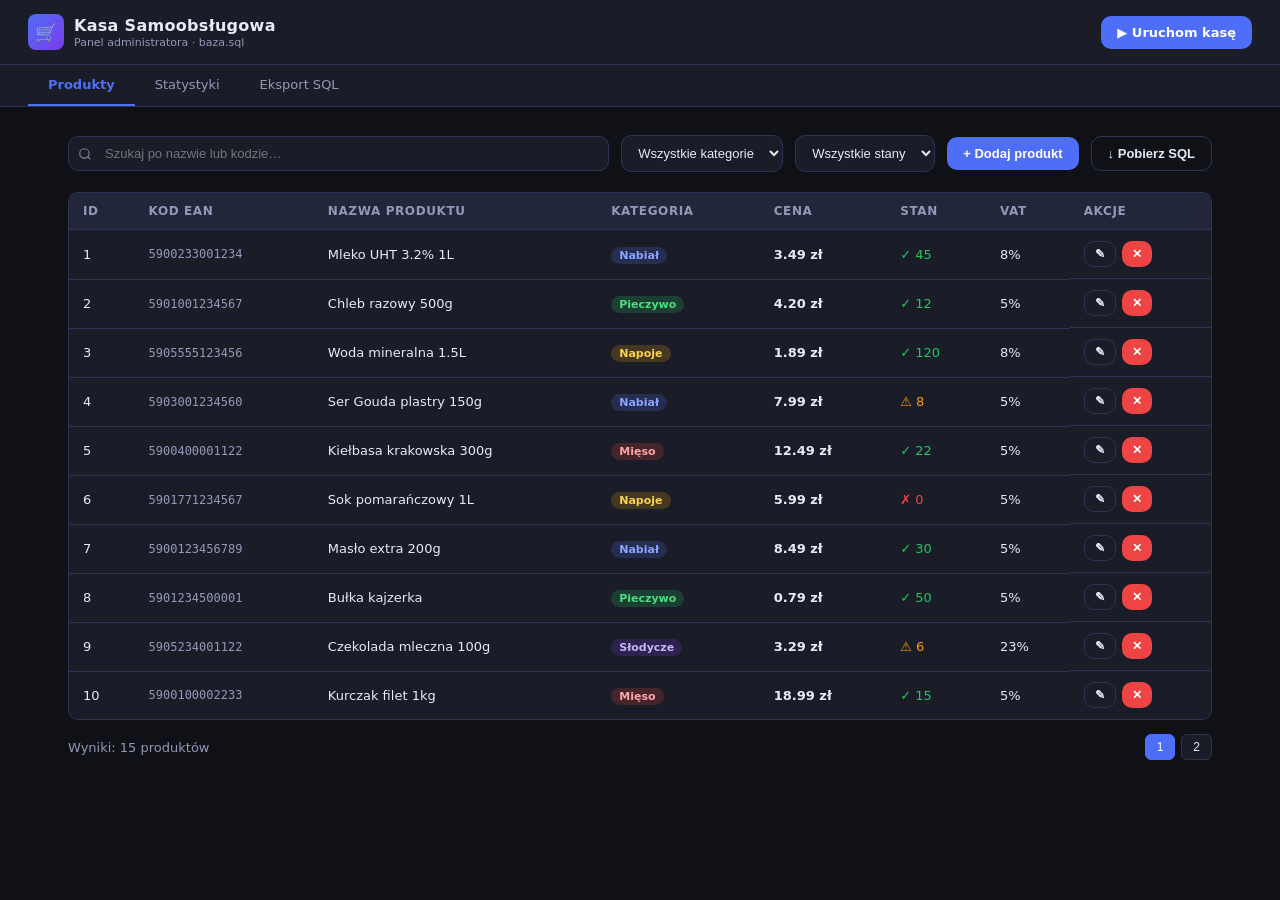
<file: index.html>
<!DOCTYPE html>
<html lang="pl">
<head>
<meta charset="UTF-8">
<meta name="viewport" content="width=device-width, initial-scale=1.0">
<title>Panel Administratora – Kasa Samoobsługowa</title>
<style>
  :root {
    --bg: #0f1117;
    --surface: #1a1d27;
    --surface2: #22263a;
    --border: #2e3355;
    --accent: #4f6ef7;
    --accent2: #7c3aed;
    --green: #22c55e;
    --red: #ef4444;
    --yellow: #f59e0b;
    --text: #e8eaf6;
    --text2: #9299b8;
    --radius: 10px;
    --font: 'Segoe UI', system-ui, sans-serif;
  }
  * { box-sizing: border-box; margin: 0; padding: 0; }
  body { background: var(--bg); color: var(--text); font-family: var(--font); min-height: 100vh; }

  /* HEADER */
  header {
    background: var(--surface);
    border-bottom: 1px solid var(--border);
    padding: 14px 28px;
    display: flex;
    align-items: center;
    justify-content: space-between;
    position: sticky; top: 0; z-index: 100;
  }
  .logo { display: flex; align-items: center; gap: 10px; }
  .logo-icon { width:36px;height:36px;background:linear-gradient(135deg,var(--accent),var(--accent2));border-radius:8px;display:flex;align-items:center;justify-content:center;font-size:18px; }
  .logo h1 { font-size:16px;font-weight:600;letter-spacing:.3px; }
  .logo p { font-size:11px;color:var(--text2);margin-top:1px; }
  .header-actions { display:flex;gap:10px;align-items:center; }
  .badge { background:var(--accent);color:#fff;padding:3px 10px;border-radius:20px;font-size:11px;font-weight:600; }

  /* TABS */
  .tabs { display:flex;gap:0;border-bottom:1px solid var(--border);padding:0 28px;background:var(--surface); }
  .tab { padding:12px 20px;cursor:pointer;font-size:13px;color:var(--text2);border-bottom:2px solid transparent;transition:.2s;user-select:none; }
  .tab.active { color:var(--accent);border-bottom-color:var(--accent);font-weight:600; }
  .tab:hover:not(.active) { color:var(--text); }

  /* LAYOUT */
  .main { padding:28px;max-width:1200px;margin:0 auto; }
  .panel { display:none; }
  .panel.active { display:block; }

  /* TOOLBAR */
  .toolbar { display:flex;gap:12px;margin-bottom:20px;align-items:center;flex-wrap:wrap; }
  .search-box { flex:1;min-width:220px;position:relative; }
  .search-box input { width:100%;padding:9px 12px 9px 36px;background:var(--surface);border:1px solid var(--border);border-radius:var(--radius);color:var(--text);font-size:13px;outline:none; }
  .search-box input:focus { border-color:var(--accent); }
  .search-box svg { position:absolute;left:10px;top:50%;transform:translateY(-50%);opacity:.5;pointer-events:none; }
  select.filter { padding:9px 12px;background:var(--surface);border:1px solid var(--border);border-radius:var(--radius);color:var(--text);font-size:13px;outline:none;cursor:pointer; }
  .btn { padding:9px 16px;border-radius:var(--radius);font-size:13px;font-weight:600;cursor:pointer;border:none;transition:.15s;display:inline-flex;align-items:center;gap:6px; }
  .btn-primary { background:var(--accent);color:#fff; }
  .btn-primary:hover { background:#3d5ce8; }
  .btn-danger { background:var(--red);color:#fff; }
  .btn-ghost { background:transparent;border:1px solid var(--border);color:var(--text); }
  .btn-ghost:hover { background:var(--surface2); }
  .btn-green { background:var(--green);color:#fff; }

  /* TABLE */
  .table-wrap { background:var(--surface);border:1px solid var(--border);border-radius:var(--radius);overflow:hidden; }
  table { width:100%;border-collapse:collapse; }
  th { background:var(--surface2);padding:11px 14px;text-align:left;font-size:12px;font-weight:600;color:var(--text2);text-transform:uppercase;letter-spacing:.6px;border-bottom:1px solid var(--border); }
  td { padding:11px 14px;font-size:13px;border-bottom:1px solid var(--border); }
  tr:last-child td { border-bottom:none; }
  tr:hover td { background:rgba(79,110,247,.07); }
  .barcode { font-family:monospace;font-size:12px;color:var(--text2); }
  .price-cell { font-weight:700;color:var(--text); }
  .stock-ok { color:var(--green); }
  .stock-low { color:var(--yellow); }
  .stock-out { color:var(--red); }
  .cat-badge { padding:2px 8px;border-radius:20px;font-size:11px;font-weight:600; }
  .cat-0 { background:rgba(79,110,247,.2);color:#8aa4ff; }
  .cat-1 { background:rgba(34,197,94,.2);color:#4ade80; }
  .cat-2 { background:rgba(245,158,11,.2);color:#fcd34d; }
  .cat-3 { background:rgba(239,68,68,.2);color:#fca5a5; }
  .cat-4 { background:rgba(124,58,237,.2);color:#c4b5fd; }
  .cat-5 { background:rgba(20,184,166,.2);color:#5eead4; }
  .action-btns { display:flex;gap:6px; }
  .btn-sm { padding:5px 10px;font-size:12px; }

  /* MODAL */
  .modal-overlay { position:fixed;inset:0;background:rgba(0,0,0,.6);z-index:200;display:none;align-items:center;justify-content:center; }
  .modal-overlay.open { display:flex; }
  .modal { background:var(--surface);border:1px solid var(--border);border-radius:14px;width:460px;max-width:95vw;padding:28px;animation:modalIn .2s ease; }
  @keyframes modalIn { from{transform:scale(.94);opacity:0} to{transform:scale(1);opacity:1} }
  .modal h2 { font-size:16px;margin-bottom:20px;font-weight:700; }
  .form-grid { display:grid;grid-template-columns:1fr 1fr;gap:14px; }
  .form-grid .full { grid-column:1/-1; }
  .form-group label { display:block;font-size:12px;color:var(--text2);margin-bottom:5px;font-weight:600; }
  .form-group input, .form-group select, .form-group textarea {
    width:100%;padding:9px 12px;background:var(--bg);border:1px solid var(--border);border-radius:8px;color:var(--text);font-size:13px;outline:none;
  }
  .form-group input:focus, .form-group select:focus { border-color:var(--accent); }
  .form-group textarea { resize:vertical;min-height:60px; }
  .modal-footer { display:flex;justify-content:flex-end;gap:10px;margin-top:20px; }

  /* STATS */
  .stats-grid { display:grid;grid-template-columns:repeat(auto-fit,minmax(180px,1fr));gap:16px;margin-bottom:28px; }
  .stat-card { background:var(--surface);border:1px solid var(--border);border-radius:var(--radius);padding:18px 20px; }
  .stat-card .label { font-size:11px;color:var(--text2);font-weight:600;text-transform:uppercase;letter-spacing:.6px; }
  .stat-card .value { font-size:28px;font-weight:700;margin-top:6px; }
  .stat-card .sub { font-size:12px;color:var(--text2);margin-top:3px; }

  /* SQL EXPORT */
  .sql-box { background:var(--bg);border:1px solid var(--border);border-radius:var(--radius);padding:16px;font-family:monospace;font-size:12px;color:#a5f3fc;max-height:340px;overflow-y:auto;white-space:pre;line-height:1.7; }

  /* PAGINATION */
  .pagination { display:flex;align-items:center;justify-content:space-between;margin-top:14px;font-size:13px;color:var(--text2); }
  .page-btns { display:flex;gap:6px; }
  .page-btn { padding:5px 11px;background:var(--surface);border:1px solid var(--border);border-radius:6px;cursor:pointer;color:var(--text);font-size:12px; }
  .page-btn:hover { border-color:var(--accent); }
  .page-btn.active { background:var(--accent);border-color:var(--accent);color:#fff; }

  /* TOAST */
  .toast { position:fixed;bottom:28px;right:28px;background:#22c55e;color:#fff;padding:12px 20px;border-radius:10px;font-size:13px;font-weight:600;z-index:999;opacity:0;transition:opacity .3s;pointer-events:none; }
  .toast.show { opacity:1; }
</style>
</head>
<body>

<header>
  <div class="logo">
    <div class="logo-icon">🛒</div>
    <div>
      <h1>Kasa Samoobsługowa</h1>
      <p>Panel administratora · baza.sql</p>
    </div>
  </div>
  <div class="header-actions">
    <a href="kasa-so.html" class="btn btn-primary" style="text-decoration:none;">▶ Uruchom kasę</a>
  </div>
</header>

<div class="tabs">
  <div class="tab active" onclick="switchTab('products')">Produkty</div>
  <div class="tab" onclick="switchTab('stats')">Statystyki</div>
  <div class="tab" onclick="switchTab('sql')">Eksport SQL</div>
</div>

<div class="main">

  <!-- PRODUCTS TAB -->
  <div id="tab-products" class="panel active">
    <div class="toolbar">
      <div class="search-box">
        <svg width="14" height="14" viewBox="0 0 24 24" fill="none" stroke="currentColor" stroke-width="2"><circle cx="11" cy="11" r="8"/><path d="m21 21-4.35-4.35"/></svg>
        <input type="text" id="search-input" placeholder="Szukaj po nazwie lub kodzie…" oninput="renderTable()">
      </div>
      <select class="filter" id="cat-filter" onchange="renderTable()">
        <option value="">Wszystkie kategorie</option>
        <option value="Nabiał">Nabiał</option>
        <option value="Pieczywo">Pieczywo</option>
        <option value="Napoje">Napoje</option>
        <option value="Mięso">Mięso</option>
        <option value="Słodycze">Słodycze</option>
        <option value="Chemia">Chemia</option>
      </select>
      <select class="filter" id="stock-filter" onchange="renderTable()">
        <option value="">Wszystkie stany</option>
        <option value="ok">Dostępne</option>
        <option value="low">Mało (≤10)</option>
        <option value="out">Brak</option>
      </select>
      <button class="btn btn-primary" onclick="openModal()">+ Dodaj produkt</button>
      <button class="btn btn-ghost" onclick="exportSQL()">↓ Pobierz SQL</button>
    </div>

    <div class="table-wrap">
      <table>
        <thead>
          <tr>
            <th>ID</th>
            <th>Kod EAN</th>
            <th>Nazwa produktu</th>
            <th>Kategoria</th>
            <th>Cena</th>
            <th>Stan</th>
            <th>VAT</th>
            <th>Akcje</th>
          </tr>
        </thead>
        <tbody id="product-tbody"></tbody>
      </table>
    </div>
    <div class="pagination">
      <span id="pagination-info">Ładowanie…</span>
      <div class="page-btns" id="page-btns"></div>
    </div>
  </div>

  <!-- STATS TAB -->
  <div id="tab-stats" class="panel">
    <div class="stats-grid" id="stats-cards"></div>
    <div class="table-wrap">
      <table>
        <thead><tr><th>Kategoria</th><th>Produktów</th><th>Śr. cena</th><th>Łączna wartość</th><th>Stan mag.</th></tr></thead>
        <tbody id="stats-tbody"></tbody>
      </table>
    </div>
  </div>

  <!-- SQL TAB -->
  <div id="tab-sql" class="panel">
    <div style="display:flex;gap:12px;margin-bottom:16px;align-items:center;">
      <button class="btn btn-primary" onclick="refreshSQL()">↻ Odśwież SQL</button>
      <button class="btn btn-green" onclick="copySQL()">Kopiuj do schowka</button>
      <span style="font-size:12px;color:var(--text2);">Plik: baza.sql · SQLite compatible</span>
    </div>
    <div class="sql-box" id="sql-output">-- Kliknij "Odśwież SQL" aby wygenerować...</div>
  </div>

</div>

<!-- MODAL -->
<div class="modal-overlay" id="modal-overlay" onclick="if(event.target===this)closeModal()">
  <div class="modal">
    <h2 id="modal-title">Dodaj produkt</h2>
    <div class="form-grid">
      <input type="hidden" id="edit-id">
      <div class="form-group">
        <label>Kod EAN</label>
        <input type="text" id="f-barcode" placeholder="5900000000000">
      </div>
      <div class="form-group">
        <label>Cena (PLN)</label>
        <input type="number" id="f-price" step="0.01" placeholder="0.00">
      </div>
      <div class="form-group full">
        <label>Nazwa produktu</label>
        <input type="text" id="f-name" placeholder="np. Mleko 3.2% 1L">
      </div>
      <div class="form-group">
        <label>Kategoria</label>
        <select id="f-category">
          <option>Nabiał</option>
          <option>Pieczywo</option>
          <option>Napoje</option>
          <option>Mięso</option>
          <option>Słodycze</option>
          <option>Chemia</option>
        </select>
      </div>
      <div class="form-group">
        <label>Stan magazynowy</label>
        <input type="number" id="f-stock" placeholder="0">
      </div>
      <div class="form-group">
        <label>Stawka VAT (%)</label>
        <select id="f-vat">
          <option value="5">5%</option>
          <option value="8">8%</option>
          <option value="23" selected>23%</option>
        </select>
      </div>
      <div class="form-group">
        <label>Jednostka</label>
        <select id="f-unit">
          <option value="szt">szt</option>
          <option value="kg">kg</option>
          <option value="l">l</option>
          <option value="g">g</option>
        </select>
      </div>
    </div>
    <div class="modal-footer">
      <button class="btn btn-ghost" onclick="closeModal()">Anuluj</button>
      <button class="btn btn-primary" onclick="saveProduct()">Zapisz</button>
    </div>
  </div>
</div>

<div class="toast" id="toast"></div>

<script>
const CATS = ['Nabiał','Pieczywo','Napoje','Mięso','Słodycze','Chemia'];
const CAT_I = Object.fromEntries(CATS.map((c,i)=>[c,i]));

let products = JSON.parse(localStorage.getItem('kasa_products') || 'null') || [
  {id:1,barcode:'5900233001234',name:'Mleko UHT 3.2% 1L',category:'Nabiał',price:3.49,stock:45,vat:8,unit:'szt'},
  {id:2,barcode:'5901001234567',name:'Chleb razowy 500g',category:'Pieczywo',price:4.20,stock:12,vat:5,unit:'szt'},
  {id:3,barcode:'5905555123456',name:'Woda mineralna 1.5L',category:'Napoje',price:1.89,stock:120,vat:8,unit:'szt'},
  {id:4,barcode:'5903001234560',name:'Ser Gouda plastry 150g',category:'Nabiał',price:7.99,stock:8,vat:5,unit:'szt'},
  {id:5,barcode:'5900400001122',name:'Kiełbasa krakowska 300g',category:'Mięso',price:12.49,stock:22,vat:5,unit:'szt'},
  {id:6,barcode:'5901771234567',name:'Sok pomarańczowy 1L',category:'Napoje',price:5.99,stock:0,vat:5,unit:'szt'},
  {id:7,barcode:'5900123456789',name:'Masło extra 200g',category:'Nabiał',price:8.49,stock:30,vat:5,unit:'szt'},
  {id:8,barcode:'5901234500001',name:'Bułka kajzerka',category:'Pieczywo',price:0.79,stock:50,vat:5,unit:'szt'},
  {id:9,barcode:'5905234001122',name:'Czekolada mleczna 100g',category:'Słodycze',price:3.29,stock:6,vat:23,unit:'szt'},
  {id:10,barcode:'5900100002233',name:'Kurczak filet 1kg',category:'Mięso',price:18.99,stock:15,vat:5,unit:'kg'},
  {id:11,barcode:'5901500123401',name:'Proszek do prania 2kg',category:'Chemia',price:22.99,stock:18,vat:23,unit:'szt'},
  {id:12,barcode:'5905600001234',name:'Coca-Cola 0.5L',category:'Napoje',price:3.99,stock:80,vat:23,unit:'szt'},
  {id:13,barcode:'5900800001112',name:'Jogurt naturalny 180g',category:'Nabiał',price:2.19,stock:3,vat:5,unit:'szt'},
  {id:14,barcode:'5901000234567',name:'Ciastka owsiane 150g',category:'Słodycze',price:4.49,stock:0,vat:23,unit:'szt'},
  {id:15,barcode:'5900234001230',name:'Płyn do naczyń 500ml',category:'Chemia',price:6.99,stock:25,vat:23,unit:'szt'},
];
let nextId = products.reduce((m,p)=>Math.max(m,p.id),0)+1;
let currentPage = 1;
const PAGE_SIZE = 10;

function save() { localStorage.setItem('kasa_products',JSON.stringify(products)); }

function filtered() {
  const q = document.getElementById('search-input').value.toLowerCase();
  const cat = document.getElementById('cat-filter').value;
  const st = document.getElementById('stock-filter').value;
  return products.filter(p => {
    if (q && !p.name.toLowerCase().includes(q) && !p.barcode.includes(q)) return false;
    if (cat && p.category !== cat) return false;
    if (st === 'ok' && p.stock <= 0) return false;
    if (st === 'low' && (p.stock > 10 || p.stock <= 0)) return false;
    if (st === 'out' && p.stock > 0) return false;
    return true;
  });
}

function renderTable() {
  const list = filtered();
  const total = list.length;
  const pages = Math.max(1, Math.ceil(total/PAGE_SIZE));
  if (currentPage > pages) currentPage = 1;
  const slice = list.slice((currentPage-1)*PAGE_SIZE, currentPage*PAGE_SIZE);
  const tbody = document.getElementById('product-tbody');
  tbody.innerHTML = slice.map(p => {
    const ci = CAT_I[p.category]%6;
    const sc = p.stock <= 0 ? 'stock-out' : p.stock <= 10 ? 'stock-low' : 'stock-ok';
    const si = p.stock <= 0 ? '✗ 0' : p.stock <= 10 ? `⚠ ${p.stock}` : `✓ ${p.stock}`;
    return `<tr>
      <td>${p.id}</td>
      <td class="barcode">${p.barcode}</td>
      <td>${p.name}</td>
      <td><span class="cat-badge cat-${ci}">${p.category}</span></td>
      <td class="price-cell">${p.price.toFixed(2)} zł</td>
      <td class="${sc}">${si}</td>
      <td>${p.vat}%</td>
      <td class="action-btns">
        <button class="btn btn-ghost btn-sm" onclick="openModal(${p.id})">✎</button>
        <button class="btn btn-danger btn-sm" onclick="delProduct(${p.id})">✕</button>
      </td>
    </tr>`;
  }).join('');
  document.getElementById('pagination-info').textContent = `Wyniki: ${total} produktów`;
  const pb = document.getElementById('page-btns');
  pb.innerHTML = '';
  for (let i=1;i<=pages;i++) {
    const b = document.createElement('button');
    b.className = 'page-btn' + (i===currentPage?' active':'');
    b.textContent = i;
    b.onclick = ()=>{currentPage=i;renderTable();};
    pb.appendChild(b);
  }
}

function openModal(id) {
  document.getElementById('edit-id').value = id||'';
  document.getElementById('modal-title').textContent = id ? 'Edytuj produkt' : 'Dodaj produkt';
  if (id) {
    const p = products.find(x=>x.id===id);
    document.getElementById('f-barcode').value = p.barcode;
    document.getElementById('f-name').value = p.name;
    document.getElementById('f-category').value = p.category;
    document.getElementById('f-price').value = p.price;
    document.getElementById('f-stock').value = p.stock;
    document.getElementById('f-vat').value = p.vat;
    document.getElementById('f-unit').value = p.unit;
  } else {
    ['f-barcode','f-name','f-price','f-stock'].forEach(id=>document.getElementById(id).value='');
    document.getElementById('f-vat').value='23';
    document.getElementById('f-unit').value='szt';
    document.getElementById('f-category').value='Nabiał';
  }
  document.getElementById('modal-overlay').classList.add('open');
}
function closeModal() { document.getElementById('modal-overlay').classList.remove('open'); }

function saveProduct() {
  const id = parseInt(document.getElementById('edit-id').value)||null;
  const p = {
    id: id||nextId++,
    barcode: document.getElementById('f-barcode').value.trim(),
    name: document.getElementById('f-name').value.trim(),
    category: document.getElementById('f-category').value,
    price: parseFloat(document.getElementById('f-price').value)||0,
    stock: parseInt(document.getElementById('f-stock').value)||0,
    vat: parseInt(document.getElementById('f-vat').value),
    unit: document.getElementById('f-unit').value,
  };
  if (!p.name||!p.barcode) { alert('Wypełnij nazwę i kod EAN'); return; }
  if (id) { const i=products.findIndex(x=>x.id===id); products[i]=p; }
  else products.push(p);
  save(); renderTable(); closeModal();
  toast(id?'Produkt zaktualizowany':'Produkt dodany');
}

function delProduct(id) {
  if (!confirm('Usunąć produkt?')) return;
  products = products.filter(p=>p.id!==id);
  save(); renderTable(); toast('Produkt usunięty');
}

function renderStats() {
  const total = products.length;
  const totalValue = products.reduce((s,p)=>s+p.price*p.stock,0);
  const outOfStock = products.filter(p=>p.stock===0).length;
  const avgPrice = total ? products.reduce((s,p)=>s+p.price,0)/total : 0;
  document.getElementById('stats-cards').innerHTML = `
    <div class="stat-card"><div class="label">Produkty</div><div class="value">${total}</div><div class="sub">w bazie danych</div></div>
    <div class="stat-card"><div class="label">Wartość magazynu</div><div class="value">${totalValue.toFixed(0)} zł</div><div class="sub">brutto</div></div>
    <div class="stat-card"><div class="label">Brak w magazynie</div><div class="value" style="color:var(--red)">${outOfStock}</div><div class="sub">produktów</div></div>
    <div class="stat-card"><div class="label">Śr. cena</div><div class="value">${avgPrice.toFixed(2)} zł</div><div class="sub">za produkt</div></div>
  `;
  const bycat = {};
  CATS.forEach(c=>bycat[c]={count:0,totalPrice:0,totalValue:0,totalStock:0});
  products.forEach(p=>{ if(bycat[p.category]){bycat[p.category].count++;bycat[p.category].totalPrice+=p.price;bycat[p.category].totalValue+=p.price*p.stock;bycat[p.category].totalStock+=p.stock;} });
  document.getElementById('stats-tbody').innerHTML = CATS.map(c=>{
    const d=bycat[c];
    return `<tr><td>${c}</td><td>${d.count}</td><td>${d.count?(d.totalPrice/d.count).toFixed(2):'-'} zł</td><td>${d.totalValue.toFixed(2)} zł</td><td>${d.totalStock}</td></tr>`;
  }).join('');
}

function refreshSQL() {
  const ts = new Date().toISOString();
  let sql = `-- =========================================\n-- Kasa Samoobslugowa :: baza.sql\n-- Wygenerowano: ${ts}\n-- =========================================\n\nPRAGMA foreign_keys = ON;\nPRAGMA journal_mode = WAL;\n\nCREATE TABLE IF NOT EXISTS products (\n  id         INTEGER PRIMARY KEY AUTOINCREMENT,\n  barcode    TEXT    NOT NULL UNIQUE,\n  name       TEXT    NOT NULL,\n  category   TEXT    NOT NULL,\n  price      REAL    NOT NULL,\n  stock      INTEGER NOT NULL DEFAULT 0,\n  vat        INTEGER NOT NULL DEFAULT 23,\n  unit       TEXT    NOT NULL DEFAULT 'szt',\n  created_at TEXT    DEFAULT CURRENT_TIMESTAMP,\n  updated_at TEXT    DEFAULT CURRENT_TIMESTAMP\n);\n\nCREATE TABLE IF NOT EXISTS transactions (\n  id         INTEGER PRIMARY KEY AUTOINCREMENT,\n  total      REAL    NOT NULL,\n  payment    TEXT    NOT NULL,\n  created_at TEXT    DEFAULT CURRENT_TIMESTAMP\n);\n\nCREATE TABLE IF NOT EXISTS transaction_items (\n  id             INTEGER PRIMARY KEY AUTOINCREMENT,\n  transaction_id INTEGER REFERENCES transactions(id),\n  product_id     INTEGER REFERENCES products(id),\n  quantity       INTEGER NOT NULL,\n  unit_price     REAL    NOT NULL\n);\n\nBEGIN TRANSACTION;\n\n`;
  products.forEach(p=>{
    sql += `INSERT OR REPLACE INTO products (id,barcode,name,category,price,stock,vat,unit) VALUES (${p.id},'${p.barcode}','${p.name.replace(/'/g,"''")}','${p.category}',${p.price},${p.stock},${p.vat},'${p.unit}');\n`;
  });
  sql += `\nCOMMIT;\n`;
  document.getElementById('sql-output').textContent = sql;
}

function copySQL() {
  navigator.clipboard.writeText(document.getElementById('sql-output').textContent).then(()=>toast('Skopiowano do schowka'));
}

function exportSQL() {
  refreshSQL();
  switchTab('sql');
}

function toast(msg) {
  const t = document.getElementById('toast');
  t.textContent = msg; t.classList.add('show');
  setTimeout(()=>t.classList.remove('show'),2500);
}

function switchTab(name) {
  document.querySelectorAll('.tab').forEach((t,i)=>{
    const names=['products','stats','sql'];
    t.classList.toggle('active',names[i]===name);
  });
  document.querySelectorAll('.panel').forEach(p=>p.classList.remove('active'));
  document.getElementById('tab-'+name).classList.add('active');
  if(name==='stats') renderStats();
  if(name==='sql') refreshSQL();
}

renderTable();
</script>
</body>
</html>
</file>
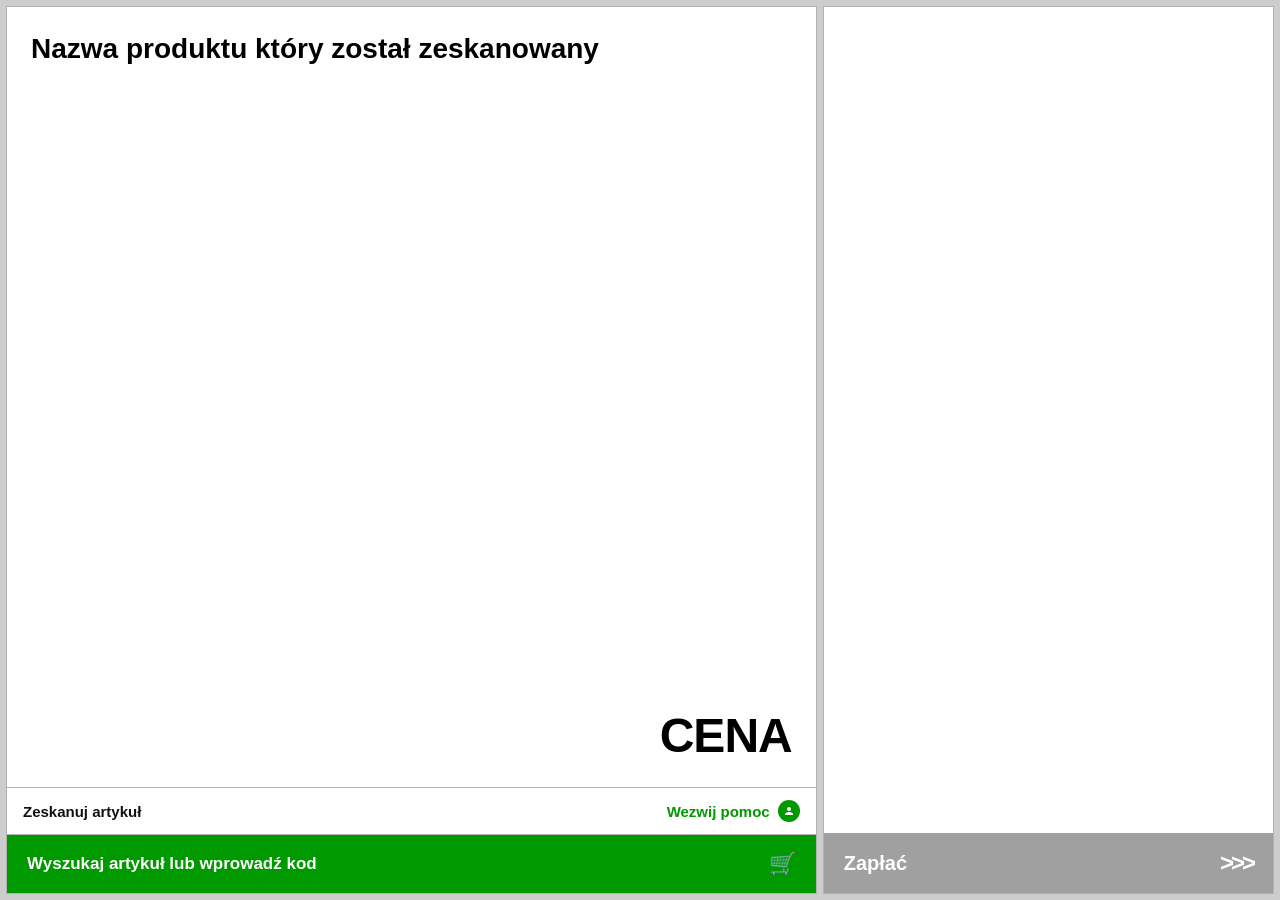
<file: kasa-so.html>
<!DOCTYPE html>
<html lang="pl">
<head>
<meta charset="UTF-8">
<meta name="viewport" content="width=device-width, initial-scale=1.0, user-scalable=no">
<title>Kasa Samoobsługowa</title>
<style>
  :root {
    --bg-main: #cdcdcd;
    --panel-bg: #ffffff;
    --border-color: #b2b2b2;
    --green-main: #009900;
    --green-dark: #007700;
    --red-alert: #e60000;
    --text-color: #000000;
  }

  * {
    box-sizing: border-box;
    margin: 0;
    padding: 0;
    user-select: none;
    font-family: Arial, sans-serif;
  }

  html, body {
    width: 100vw;
    height: 100vh;
    overflow: hidden;
    background-color: var(--bg-main);
  }

  /* KONTENER GŁÓWNY */
  .kiosk-container {
    display: flex;
    width: 100%;
    height: 100%;
    gap: 6px;
    padding: 6px;
    background-color: var(--bg-main);
  }

  #barcode-input {
    position: absolute;
    top: -9999px;
    left: -9999px;
    opacity: 0;
  }

  /* LEWY PANEL (Ostatni produkt + sterowanie) */
  .left-panel {
    flex: 1.8;
    display: flex;
    flex-direction: column;
    background-color: var(--panel-bg);
    border: 1px solid var(--border-color);
  }

  .last-product-display {
    flex: 1;
    padding: 24px;
    display: flex;
    flex-direction: column;
    justify-content: space-between;
  }

  .last-product-title {
    font-size: 28px;
    font-weight: bold;
    color: var(--text-color);
    line-height: 1.25;
    max-width: 85%;
    word-break: break-word;
  }

  .last-product-price {
    font-size: 48px;
    font-weight: bold;
    color: var(--text-color);
    text-align: right;
    align-self: flex-end;
    letter-spacing: -1px;
  }

  .left-bottom-bar {
    border-top: 1px solid var(--border-color);
  }

  .status-and-help {
    display: flex;
    justify-content: space-between;
    align-items: center;
    padding: 12px 16px;
    font-size: 15px;
    font-weight: bold;
    color: #111;
    border-bottom: 1px solid var(--border-color);
  }

  .btn-help {
    display: flex;
    align-items: center;
    gap: 8px;
    color: var(--green-main);
    cursor: pointer;
    border: none;
    background: transparent;
    font-size: 15px;
    font-weight: bold;
  }

  .btn-help-icon {
    width: 22px;
    height: 22px;
    background-color: var(--green-main);
    border-radius: 50%;
    display: flex;
    align-items: center;
    justify-content: center;
    color: white;
  }

  .btn-search {
    width: 100%;
    background-color: var(--green-main);
    color: white;
    border: none;
    padding: 16px 20px;
    font-size: 17px;
    font-weight: bold;
    display: flex;
    justify-content: space-between;
    align-items: center;
    cursor: pointer;
    transition: background 0.2s;
  }

  .btn-search:active {
    background-color: var(--green-dark);
  }

  .btn-search-icon {
    font-size: 22px;
  }

  /* PRAWY PANEL (Lista paragonu + zapłata) */
  .right-panel {
    flex: 1;
    display: flex;
    flex-direction: column;
    background-color: var(--panel-bg);
    border: 1px solid var(--border-color);
  }

  .receipt-list {
    flex: 1;
    overflow-y: auto;
    padding: 0 16px;
  }

  .receipt-row {
    display: flex;
    justify-content: space-between;
    align-items: flex-start;
    padding: 12px 0;
    border-bottom: 1px solid var(--border-color);
    font-size: 14px;
    font-weight: bold;
  }

  .receipt-row .name {
    max-width: 72%;
    line-height: 1.25;
  }

  .receipt-row .price {
    white-space: nowrap;
  }

  .btn-pay {
    width: 100%;
    background-color: var(--green-main);
    color: white;
    border: none;
    padding: 16px 20px;
    font-size: 20px;
    font-weight: bold;
    display: flex;
    justify-content: space-between;
    align-items: center;
    cursor: pointer;
    margin-top: auto;
    transition: background 0.2s;
  }

  .btn-pay:disabled {
    background-color: #a0a0a0;
    cursor: not-allowed;
  }

  .btn-pay-arrows {
    font-size: 24px;
    font-weight: 900;
    letter-spacing: -3px;
  }

  /* MODAL / OVERLAY - "POCZEKAJ NA POMOC" */
  .overlay {
    position: fixed;
    inset: 0;
    background: rgba(0, 0, 0, 0.45);
    display: none;
    align-items: center;
    justify-content: center;
    z-index: 1000;
  }

  .overlay.show {
    display: flex;
  }

  .help-dialog {
    background: #ffffff;
    width: 520px;
    height: 280px;
    border-radius: 6px;
    box-shadow: 0 10px 30px rgba(0, 0, 0, 0.35);
    position: relative;
    display: flex;
    align-items: center;
    padding: 0 40px;
    gap: 30px;
    border: 1px solid #d0d0d0;
  }

  .help-dialog-exclamation {
    color: var(--red-alert);
    font-size: 140px;
    font-weight: 900;
    line-height: 1;
    margin-top: -10px;
  }

  .help-dialog-text {
    color: var(--red-alert);
    font-size: 38px;
    font-weight: 900;
    line-height: 1.15;
    letter-spacing: -0.5px;
  }

  .help-dialog-lock {
    position: absolute;
    bottom: 20px;
    right: 20px;
    width: 36px;
    height: 36px;
    background: var(--red-alert);
    border-radius: 6px;
    display: flex;
    align-items: center;
    justify-content: center;
    cursor: pointer;
    box-shadow: 0 2px 6px rgba(0,0,0,0.2);
    transition: transform 0.1s;
  }

  .help-dialog-lock:active {
    transform: scale(0.95);
  }

  .help-dialog-lock svg {
    width: 20px;
    height: 20px;
    fill: white;
  }
</style>
</head>
<body onclick="initAudioAndFocus()">

<input type="text" id="barcode-input" autocomplete="off" inputmode="numeric">

<div class="kiosk-container">
  <!-- LEWA STRONA -->
  <div class="left-panel">
    <div class="last-product-display">
      <div class="last-product-title" id="last-title">Nazwa produktu który został zeskanowany</div>
      <div class="last-product-price" id="last-price">CENA</div>
    </div>

    <div class="left-bottom-bar">
      <div class="status-and-help">
        <span id="scan-status-text">Zeskanuj artykuł</span>
        <button class="btn-help" onclick="triggerHelp(event)">
          Wezwij pomoc
          <span class="btn-help-icon">
            <svg width="12" height="12" viewBox="0 0 24 24" fill="currentColor">
              <path d="M12 12c2.21 0 4-1.79 4-4s-1.79-4-4-4-4 1.79-4 4 1.79 4 4 4zm0 2c-2.67 0-8 1.34-8 4v2h16v-2c0-2.66-5.33-4-8-4z"/>
            </svg>
          </span>
        </button>
      </div>
      <button class="btn-search" onclick="ensureFocus()">
        <span>Wyszukaj artykuł lub wprowadź kod</span>
        <span class="btn-search-icon">🛒</span>
      </button>
    </div>
  </div>

  <!-- PRAWA STRONA -->
  <div class="right-panel">
    <div class="receipt-list" id="receipt-list"></div>

    <button class="btn-pay" id="btn-pay" onclick="handlePay()" disabled>
      <span>Zapłać</span>
      <span class="btn-pay-arrows">&gt;&gt;&gt;</span>
    </button>
  </div>
</div>

<!-- MODAL - POCZEKAJ NA POMOC -->
<div class="overlay" id="help-overlay">
  <div class="help-dialog">
    <div class="help-dialog-exclamation">!</div>
    <div class="help-dialog-text">Poczekaj<br>na pomoc</div>
    <div class="help-dialog-lock" onclick="closeHelp(event)" title="Odblokuj">
      <svg viewBox="0 0 24 24">
        <path d="M18 8h-1V6c0-2.76-2.24-5-5-5S7 3.24 7 6v2H6c-1.1 0-2 .9-2 2v10c0 1.1.9 2 2 2h12c1.1 0 2-.9 2-2V10c0-1.1-.9-2-2-2zm-6 9c-1.1 0-2-.9-2-2s.9-2 2-2 2 .9 2 2-.9 2-2 2zm3.1-9H8.9V6c0-1.71 1.39-3.1 3.1-3.1 1.71 0 3.1 1.39 3.1 3.1v2z"/>
      </svg>
    </div>
  </div>
</div>

<script>
  // ─── BAZA PRODUKTÓW ───
  const database = [
    { barcode: '1', name: 'Mleko UHT 3.2% 1L', price: 3.49 },
    { barcode: '2', name: 'Chleb razowy 500g', price: 4.20 },
    { barcode: '3', name: 'Woda mineralna 1.5L', price: 1.89 },
    { barcode: '4', name: 'Ser Gouda 150g', price: 7.99 },
    { barcode: '5900233001234', name: 'Mleko Wiejskie 2%', price: 3.99 },
    { barcode: '5901001234567', name: 'Kawa Mielona 250g', price: 14.99 }
  ];

  let cart = [];
  let audioCtx = null;
  let voicesList = [];

  // ─── OBSŁUGA AUDIO & SYNTEZY MOWY ───
  function initAudioAndFocus() {
    if (!audioCtx) {
      audioCtx = new (window.AudioContext || window.webkitAudioContext)();
    }
    if (audioCtx.state === 'suspended') {
      audioCtx.resume();
    }
    if ('speechSynthesis' in window) {
      window.speechSynthesis.resume();
      loadVoices();
    }
    ensureFocus();
  }

  function loadVoices() {
    if ('speechSynthesis' in window) {
      voicesList = window.speechSynthesis.getVoices();
    }
  }

  if ('speechSynthesis' in window) {
    window.speechSynthesis.onvoiceschanged = loadVoices;
  }

  function playBeep(freq = 900, duration = 0.12) {
    try {
      if (!audioCtx) audioCtx = new (window.AudioContext || window.webkitAudioContext)();
      if (audioCtx.state === 'suspended') audioCtx.resume();
      const osc = audioCtx.createOscillator();
      const gain = audioCtx.createGain();
      osc.type = 'sine';
      osc.frequency.value = freq;
      gain.gain.setValueAtTime(0.2, audioCtx.currentTime);
      gain.gain.exponentialRampToValueAtTime(0.00001, audioCtx.currentTime + duration);
      osc.connect(gain);
      gain.connect(audioCtx.destination);
      osc.start();
      osc.stop(audioCtx.currentTime + duration);
    } catch(e) {}
  }

  function speak(text, toneFreq = 900) {
    playBeep(toneFreq);
    if ('speechSynthesis' in window) {
      window.speechSynthesis.cancel();
      const utterance = new SpeechSynthesisUtterance(text);
      utterance.lang = 'pl-PL';
      utterance.rate = 1.0;
      
      if (voicesList.length === 0) loadVoices();
      const plVoice = voicesList.find(v => v.lang.includes('pl') || v.lang.includes('PL'));
      if (plVoice) utterance.voice = plVoice;

      window.speechSynthesis.speak(utterance);
    }
  }

  // ─── LOGIKA SKANOWANIA I OBSŁUGI KASY ───
  function ensureFocus() {
    const overlay = document.getElementById('help-overlay');
    if (!overlay.classList.contains('show')) {
      const input = document.getElementById('barcode-input');
      if (input && document.activeElement !== input) {
        input.focus();
      }
    }
  }

  setInterval(ensureFocus, 300);

  const barcodeInput = document.getElementById('barcode-input');
  barcodeInput.addEventListener('keydown', (e) => {
    if (e.key === 'Enter') {
      e.preventDefault();
      const code = barcodeInput.value.trim();
      barcodeInput.value = '';
      if (code) {
        processBarcode(code);
      }
    }
  });

  function processBarcode(code) {
    let product = database.find(p => p.barcode === code);
    
    // Generowanie losowego produktu dla nieznanych kodów
    if (!product) {
      product = {
        name: 'Produkt ' + code,
        price: parseFloat((Math.random() * 15 + 1).toFixed(2))
      };
    }

    addToCart(product);
  }

  function addToCart(p) {
    cart.push(p);

    // Wyświetlanie po lewej stronie
    document.getElementById('last-title').textContent = p.name;
    document.getElementById('last-price').textContent = p.price.toFixed(2) + ' zł';

    renderReceipt();
    speak(p.name, 1000);
  }

  function renderReceipt() {
    const container = document.getElementById('receipt-list');
    container.innerHTML = cart.map(item => `
      <div class="receipt-row">
        <span class="name">${item.name}</span>
        <span class="price">${item.price.toFixed(2)} zł</span>
      </div>
    `).join('');

    container.scrollTop = container.scrollHeight;
    document.getElementById('btn-pay').disabled = cart.length === 0;
  }

  function triggerHelp(e) {
    if (e) e.stopPropagation();
    initAudioAndFocus();
    document.getElementById('help-overlay').classList.add('show');
    speak('Poczekaj na pomoc', 450);
  }

  function closeHelp(e) {
    if (e) e.stopPropagation();
    document.getElementById('help-overlay').classList.remove('show');
    ensureFocus();
    speak('Obsługa wznowiona', 900);
  }

  function handlePay() {
    if (cart.length === 0) return;
    const total = cart.reduce((sum, item) => sum + item.price, 0).toFixed(2);
    speak('Suma do zapłaty ' + total + ' zł. Wybierz płatność', 1100);
    alert('Suma do zapłaty: ' + total + ' zł');
  }
</script>
</body>
</html>
</file>
